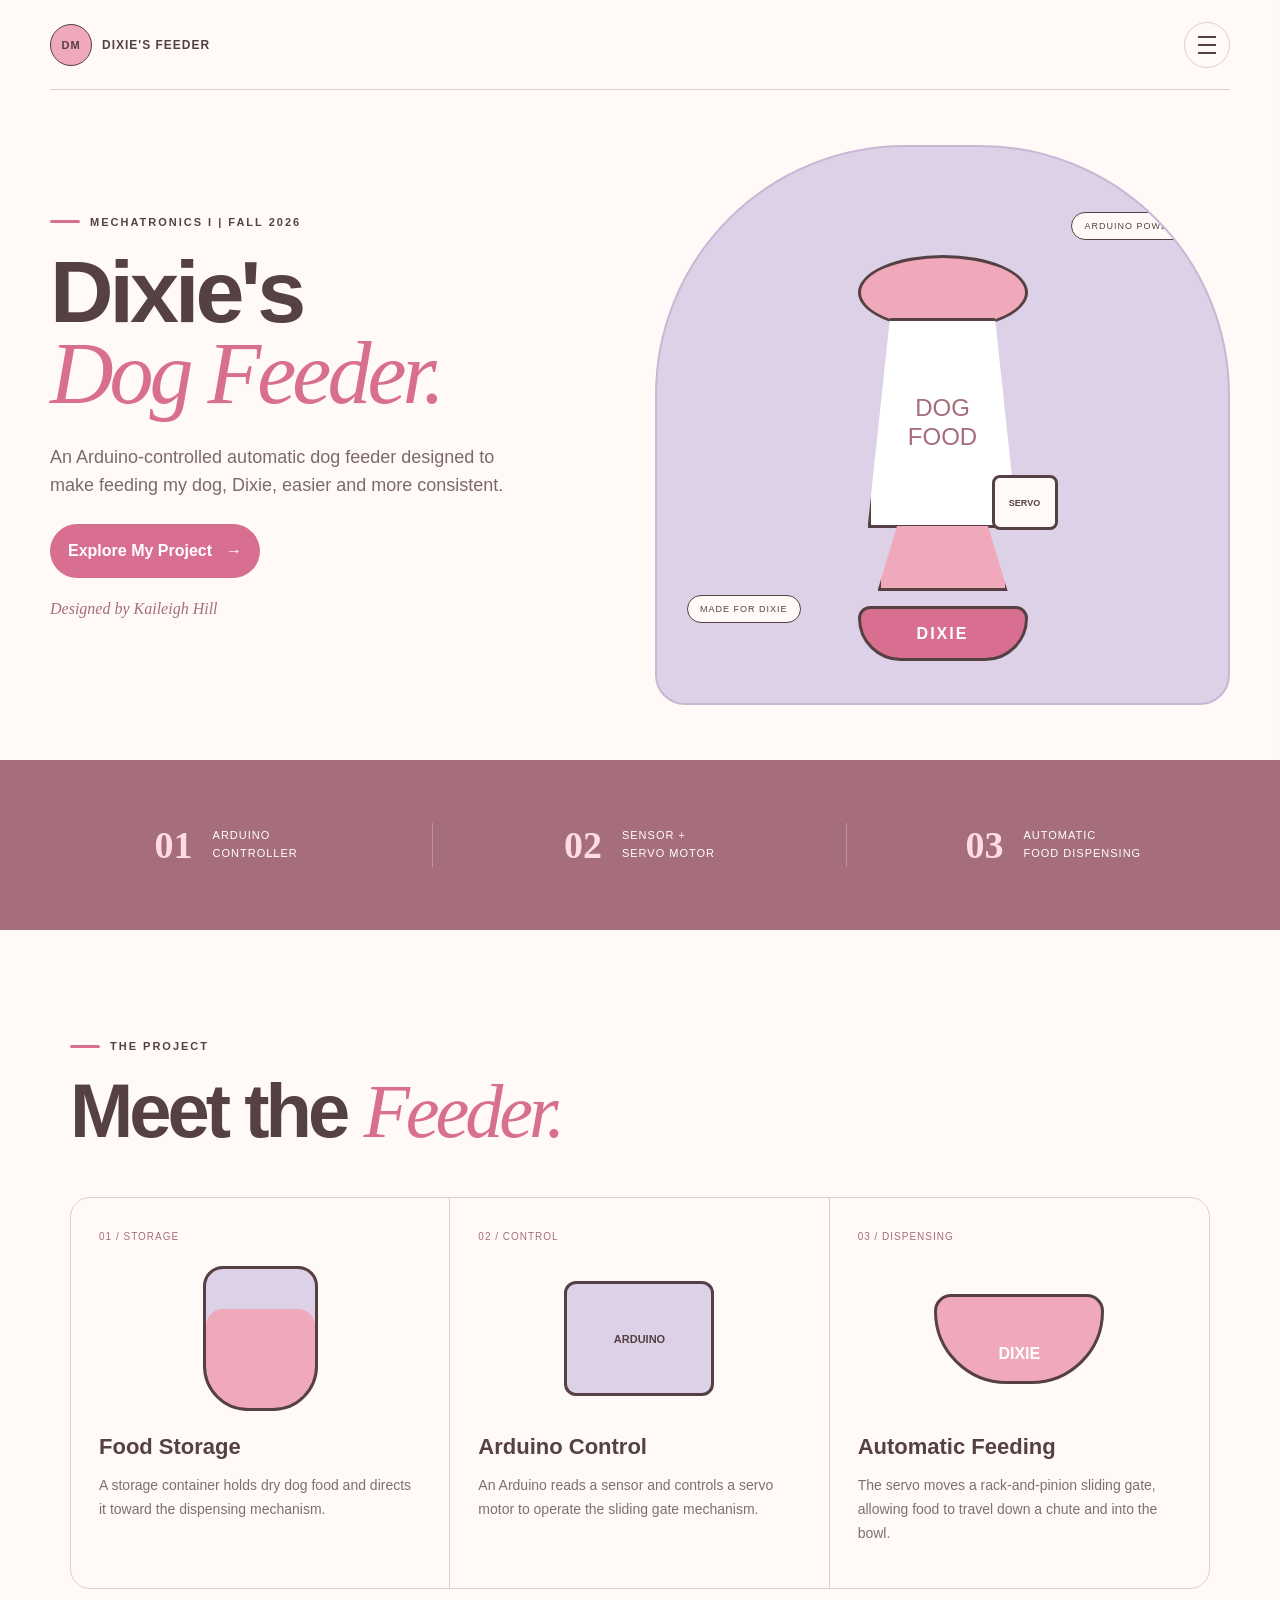
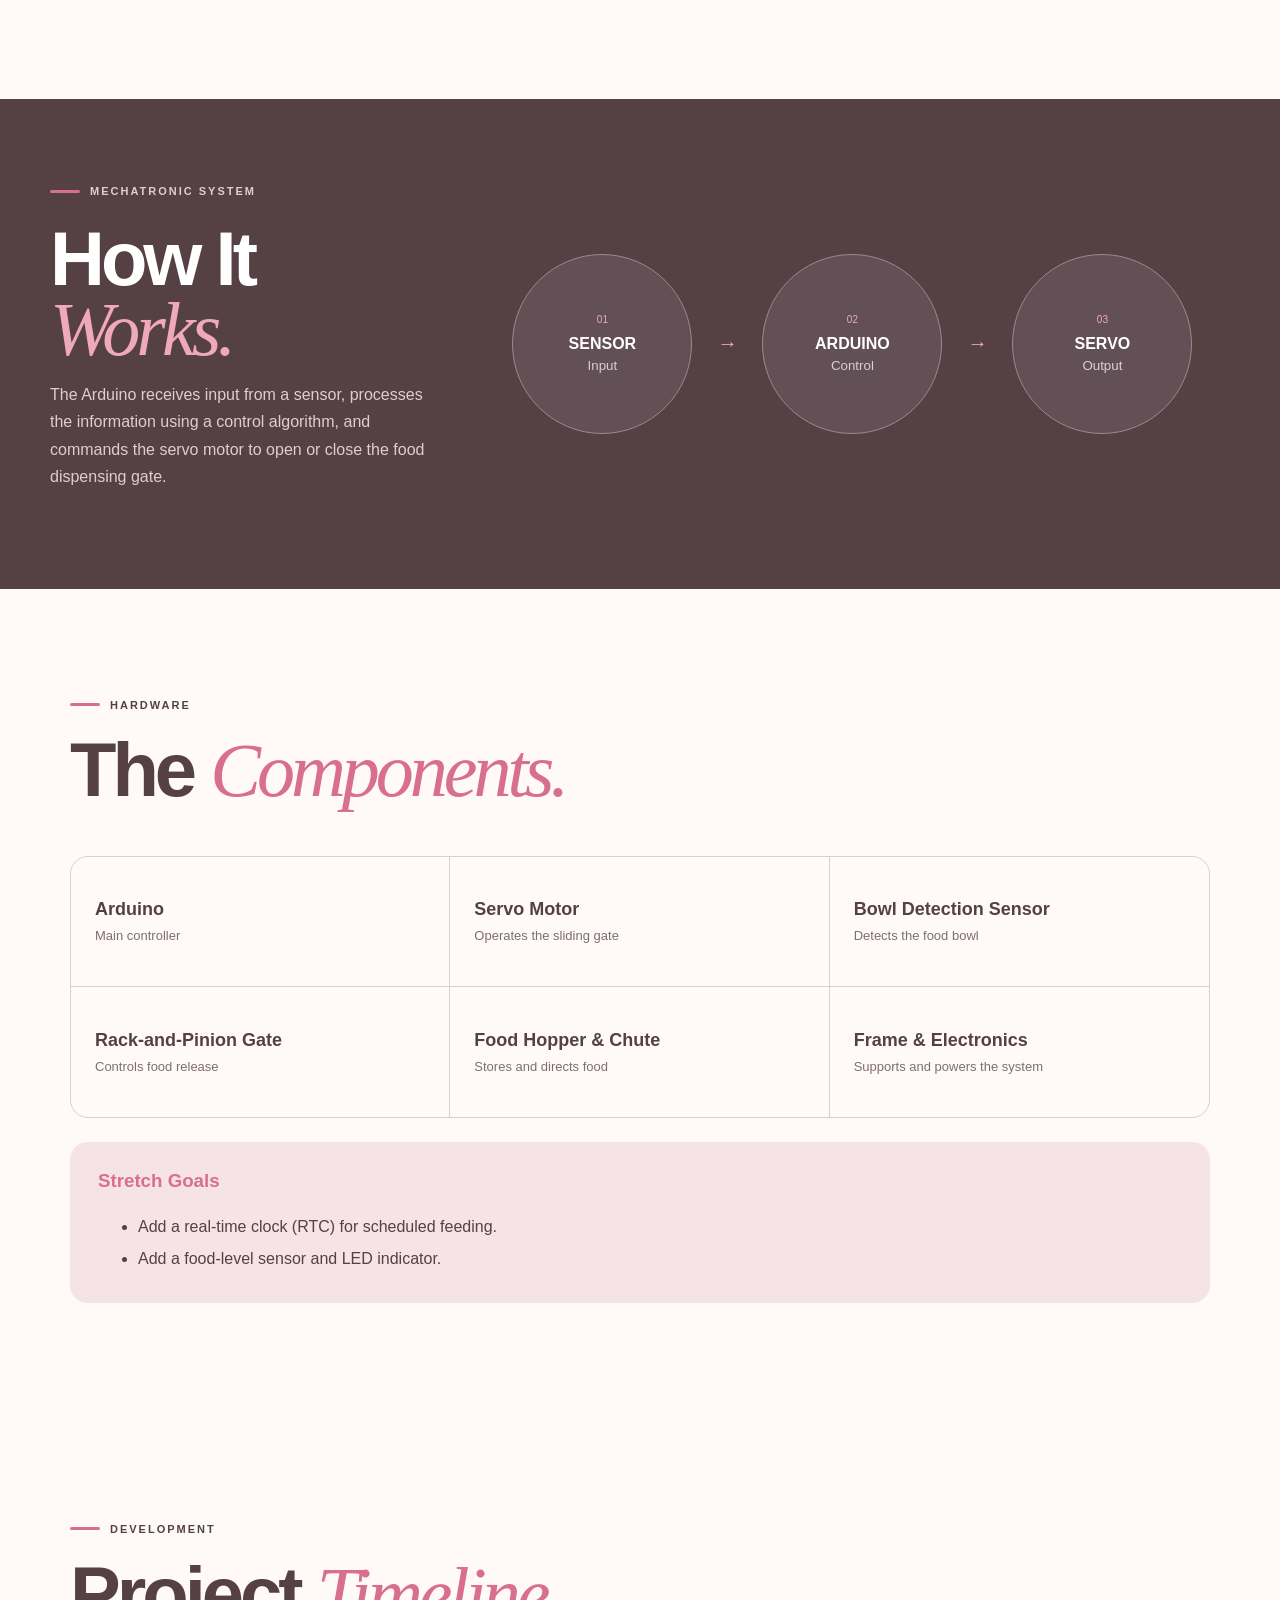
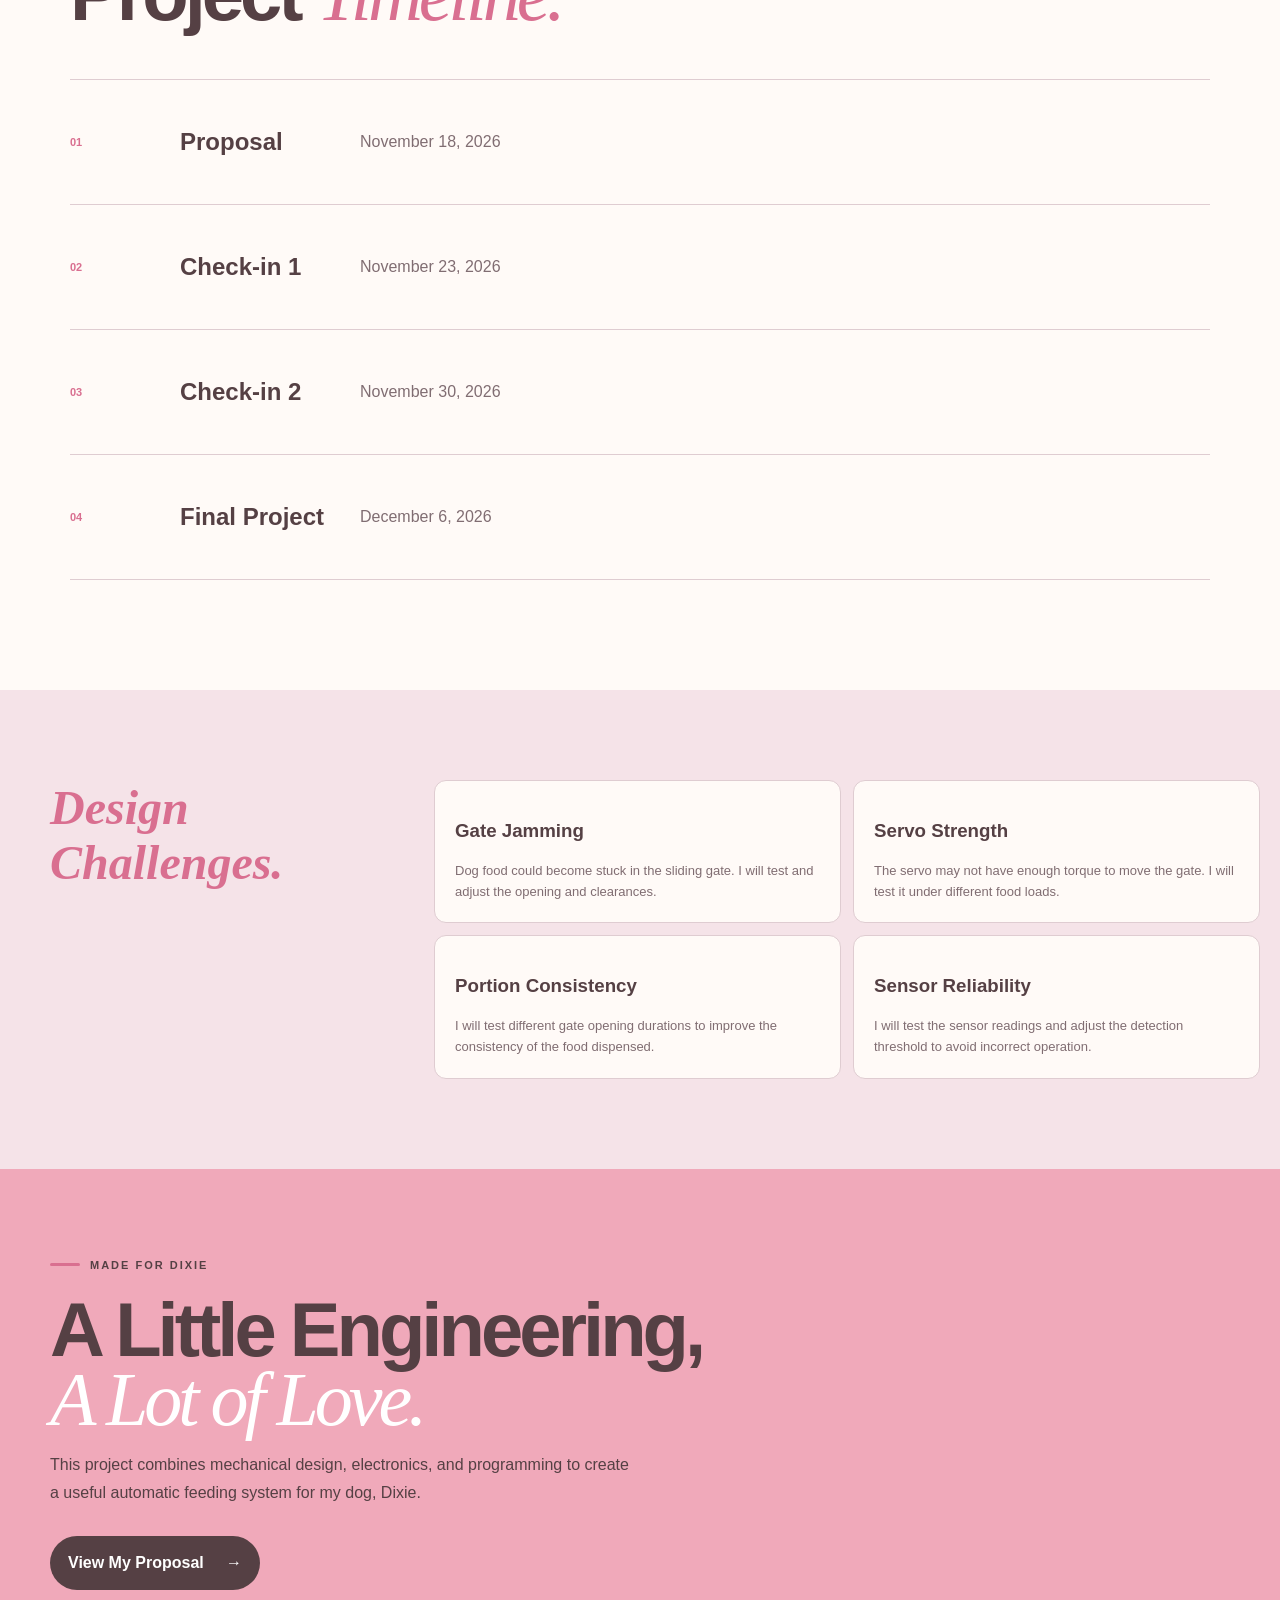
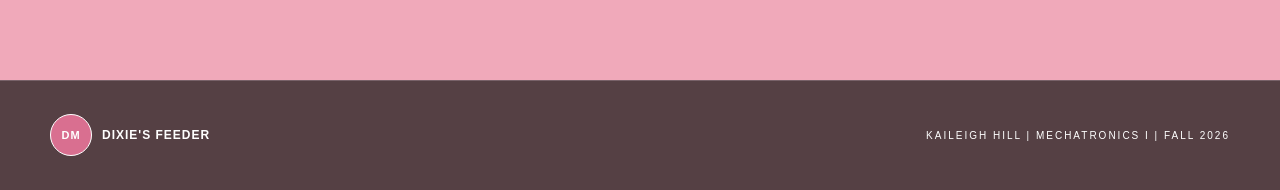
<file: index.html>
<!DOCTYPE html>
<html lang="en">

<head>
  <meta charset="UTF-8">
  <meta name="viewport" content="width=device-width, initial-scale=1.0">
  <title>Dixie's Automatic Dog Feeder</title>
  <link rel="stylesheet" href="style.css">
</head>

<body>

<!-- NAVIGATION -->
<header class="nav-wrap">
  <nav class="nav">

    <a href="index.html" class="brand">
      <span class="brand-mark">DM</span>
      DIXIE'S FEEDER
    </a>

    <button
      class="menu-button"
      onclick="toggleMenu()"
      aria-label="Open navigation menu"
      aria-expanded="false"
      aria-controls="navLinks"
      id="menuButton">
      <span></span>
      <span></span>
      <span></span>
    </button>

    <div class="nav-links" id="navLinks">

      <div class="sidebar-heading">
        <div>
          <p class="eyebrow">MECHATRONICS I</p>
          <h2>Project <em>Pages.</em></h2>
        </div>

        <button
          class="sidebar-close"
          onclick="toggleMenu()"
          aria-label="Close menu">
          &times;
        </button>
      </div>

      <p class="sidebar-label">PROJECT TIMELINE</p>

      <a class="timeline-choice" href="index.html">
        <span>HOME</span>
        <strong>Project Overview</strong>
        <b>&rarr;</b>
      </a>

      <a class="timeline-choice" href="proposal.html">
        <span>01</span>
        <strong>Proposal</strong>
        <b>&rarr;</b>
      </a>

      <a class="timeline-choice" href="checkin1.html">
        <span>02</span>
        <strong>Check-in 1</strong>
        <b>&rarr;</b>
      </a>

      <a class="timeline-choice" href="checkin2.html">
        <span>03</span>
        <strong>Check-in 2</strong>
        <b>&rarr;</b>
      </a>

      <a class="timeline-choice" href="final.html">
        <span>04</span>
        <strong>Final Project</strong>
        <b>&rarr;</b>
      </a>

      <p class="sidebar-note">
        Made for Dixie.
      </p>

    </div>
  </nav>
</header>

<div
  class="menu-overlay"
  id="menuOverlay"
  onclick="toggleMenu()">
</div>


<!-- HOMEPAGE HERO -->
<section class="hero">

  <div class="hero-grid">

    <div class="hero-copy">

      <p class="eyebrow">
        <span></span>
        MECHATRONICS I | FALL 2026
      </p>

      <h1>
        Dixie's<br>
        <em>Dog Feeder.</em>
      </h1>

      <p class="hero-intro">
        An Arduino-controlled automatic dog feeder
        designed to make feeding my dog, Dixie,
        easier and more consistent.
      </p>

      <a href="proposal.html" class="primary-button">
        Explore My Project
        <span>&rarr;</span>
      </a>

      <p class="student-name">
        Designed by Kaileigh Hill
      </p>

    </div>


    <!-- DOG FEEDER ILLUSTRATION -->
    <div class="hero-visual">

      <span class="decor decor-one">
        MADE FOR DIXIE
      </span>

      <span class="decor decor-two">
        ARDUINO POWERED
      </span>

      <div class="feeder">

        <div class="feeder-top"></div>

        <div class="feeder-body">
          <div class="kibble">
            DOG<br>FOOD
          </div>
        </div>

        <div class="feeder-chute"></div>

        <div class="feeder-bowl">
          DIXIE
        </div>

        <div class="servo">
          SERVO
        </div>

      </div>

    </div>

  </div>

</section>


<!-- PROJECT HIGHLIGHTS -->
<section class="metrics">

  <div>
    <strong>01</strong>
    <span>
      ARDUINO<br>
      CONTROLLER
    </span>
  </div>

  <div>
    <strong>02</strong>
    <span>
      SENSOR +<br>
      SERVO MOTOR
    </span>
  </div>

  <div>
    <strong>03</strong>
    <span>
      AUTOMATIC<br>
      FOOD DISPENSING
    </span>
  </div>

</section>


<!-- PROJECT OVERVIEW -->
<section class="project-section">

  <div class="section-heading">

    <div>
      <p class="eyebrow">
        <span></span>
        THE PROJECT
      </p>

      <h2>
        Meet the <em>Feeder.</em>
      </h2>
    </div>

  </div>

  <div class="project-layout">

    <article class="project-card">

      <span class="card-number">01 / STORAGE</span>

      <div class="card-icon">
        <div class="icon-container"></div>
      </div>

      <h3>Food Storage</h3>

      <p>
        A storage container holds dry dog food
        and directs it toward the dispensing
        mechanism.
      </p>

    </article>


    <article class="project-card">

      <span class="card-number">02 / CONTROL</span>

      <div class="card-icon">
        <div class="icon-arduino">
          ARDUINO
        </div>
      </div>

      <h3>Arduino Control</h3>

      <p>
        An Arduino reads a sensor and controls
        a servo motor to operate the sliding
        gate mechanism.
      </p>

    </article>


    <article class="project-card">

      <span class="card-number">03 / DISPENSING</span>

      <div class="card-icon">
        <div class="icon-bowl">
          DIXIE
        </div>
      </div>

      <h3>Automatic Feeding</h3>

      <p>
        The servo moves a rack-and-pinion
        sliding gate, allowing food to travel
        down a chute and into the bowl.
      </p>

    </article>

  </div>

</section>


<!-- HOW IT WORKS -->
<section class="system-section">

  <div class="system-copy">

    <p class="eyebrow">
      <span></span>
      MECHATRONIC SYSTEM
    </p>

    <h2>
      How It<br>
      <em>Works.</em>
    </h2>

    <p>
      The Arduino receives input from a sensor,
      processes the information using a control
      algorithm, and commands the servo motor
      to open or close the food dispensing gate.
    </p>

  </div>

  <div class="system-flow">

    <div class="flow-step">
      <span>01</span>
      <strong>SENSOR</strong>
      <small>Input</small>
    </div>

    <div class="flow-arrow">
      &rarr;
    </div>

    <div class="flow-step">
      <span>02</span>
      <strong>ARDUINO</strong>
      <small>Control</small>
    </div>

    <div class="flow-arrow">
      &rarr;
    </div>

    <div class="flow-step">
      <span>03</span>
      <strong>SERVO</strong>
      <small>Output</small>
    </div>

  </div>

</section>


<!-- COMPONENTS -->
<section class="parts-section">

  <div class="section-heading">

    <div>
      <p class="eyebrow">
        <span></span>
        HARDWARE
      </p>

      <h2>
        The <em>Components.</em>
      </h2>
    </div>

  </div>

  <div class="parts-grid">

    <div>
      <strong>Arduino</strong>
      <span>Main controller</span>
    </div>

    <div>
      <strong>Servo Motor</strong>
      <span>Operates the sliding gate</span>
    </div>

    <div>
      <strong>Bowl Detection Sensor</strong>
      <span>Detects the food bowl</span>
    </div>

    <div>
      <strong>Rack-and-Pinion Gate</strong>
      <span>Controls food release</span>
    </div>

    <div>
      <strong>Food Hopper &amp; Chute</strong>
      <span>Stores and directs food</span>
    </div>

    <div>
      <strong>Frame &amp; Electronics</strong>
      <span>Supports and powers the system</span>
    </div>

  </div>


  <!-- STRETCH GOALS -->
  <div class="stretch-goals">

    <h3>Stretch Goals</h3>

    <ul>
      <li>
        Add a real-time clock (RTC) for
        scheduled feeding.
      </li>

      <li>
        Add a food-level sensor and LED
        indicator.
      </li>
    </ul>

  </div>

</section>


<!-- PROJECT TIMELINE -->
<section class="process-section">

  <div class="section-heading">

    <div>
      <p class="eyebrow">
        <span></span>
        DEVELOPMENT
      </p>

      <h2>
        Project <em>Timeline.</em>
      </h2>
    </div>

  </div>

  <div class="timeline">

    <article>
      <a href="proposal.html" class="timeline-number">
        01
      </a>

      <div>
        <h3>Proposal</h3>
        <p>November 18, 2026</p>
      </div>
    </article>

    <article>
      <a href="checkin1.html" class="timeline-number">
        02
      </a>

      <div>
        <h3>Check-in 1</h3>
        <p>November 23, 2026</p>
      </div>
    </article>

    <article>
      <a href="checkin2.html" class="timeline-number">
        03
      </a>

      <div>
        <h3>Check-in 2</h3>
        <p>November 30, 2026</p>
      </div>
    </article>

    <article>
      <a href="final.html" class="timeline-number">
        04
      </a>

      <div>
        <h3>Final Project</h3>
        <p>December 6, 2026</p>
      </div>
    </article>

  </div>

</section>


<!-- PROJECT RISKS -->
<section class="risks-section">

  <div>
    <h2>
      Design<br>
      Challenges.
    </h2>
  </div>

  <div class="risk-grid">

    <article>
      <h3>Gate Jamming</h3>
      <p>
        Dog food could become stuck in the
        sliding gate. I will test and adjust
        the opening and clearances.
      </p>
    </article>

    <article>
      <h3>Servo Strength</h3>
      <p>
        The servo may not have enough torque
        to move the gate. I will test it
        under different food loads.
      </p>
    </article>

    <article>
      <h3>Portion Consistency</h3>
      <p>
        I will test different gate opening
        durations to improve the consistency
        of the food dispensed.
      </p>
    </article>

    <article>
      <h3>Sensor Reliability</h3>
      <p>
        I will test the sensor readings
        and adjust the detection threshold
        to avoid incorrect operation.
      </p>
    </article>

  </div>

</section>


<!-- FINAL SECTION -->
<section class="contact-section">

  <p class="eyebrow">
    <span></span>
    MADE FOR DIXIE
  </p>

  <h2>
    A Little Engineering,<br>
    <em>A Lot of Love.</em>
  </h2>

  <p>
    This project combines mechanical design,
    electronics, and programming to create
    a useful automatic feeding system for
    my dog, Dixie.
  </p>

  <div class="contact-actions">

    <a href="proposal.html"
       class="primary-button light-button">
      View My Proposal
      <span>&rarr;</span>
    </a>

  </div>

</section>


<!-- FOOTER -->
<footer>

  <a href="index.html" class="brand">
    <span class="brand-mark">DM</span>
    DIXIE'S FEEDER
  </a>

  <p>
    KAILEIGH HILL | MECHATRONICS I | FALL 2026
  </p>

</footer>


<!-- MENU FUNCTION -->
<script>

function toggleMenu() {

  const menu = document.getElementById("navLinks");
  const overlay = document.getElementById("menuOverlay");
  const button = document.getElementById("menuButton");

  const isOpen = menu.classList.toggle("open");

  overlay.classList.toggle("open", isOpen);
  button.setAttribute("aria-expanded", String(isOpen));

}

document.addEventListener("keydown", function(event) {
  if (event.key === "Escape") {
    const menu = document.getElementById("navLinks");
    if (menu.classList.contains("open")) {
      toggleMenu();
    }
  }
});

</script>

</body>
</html>
</file>
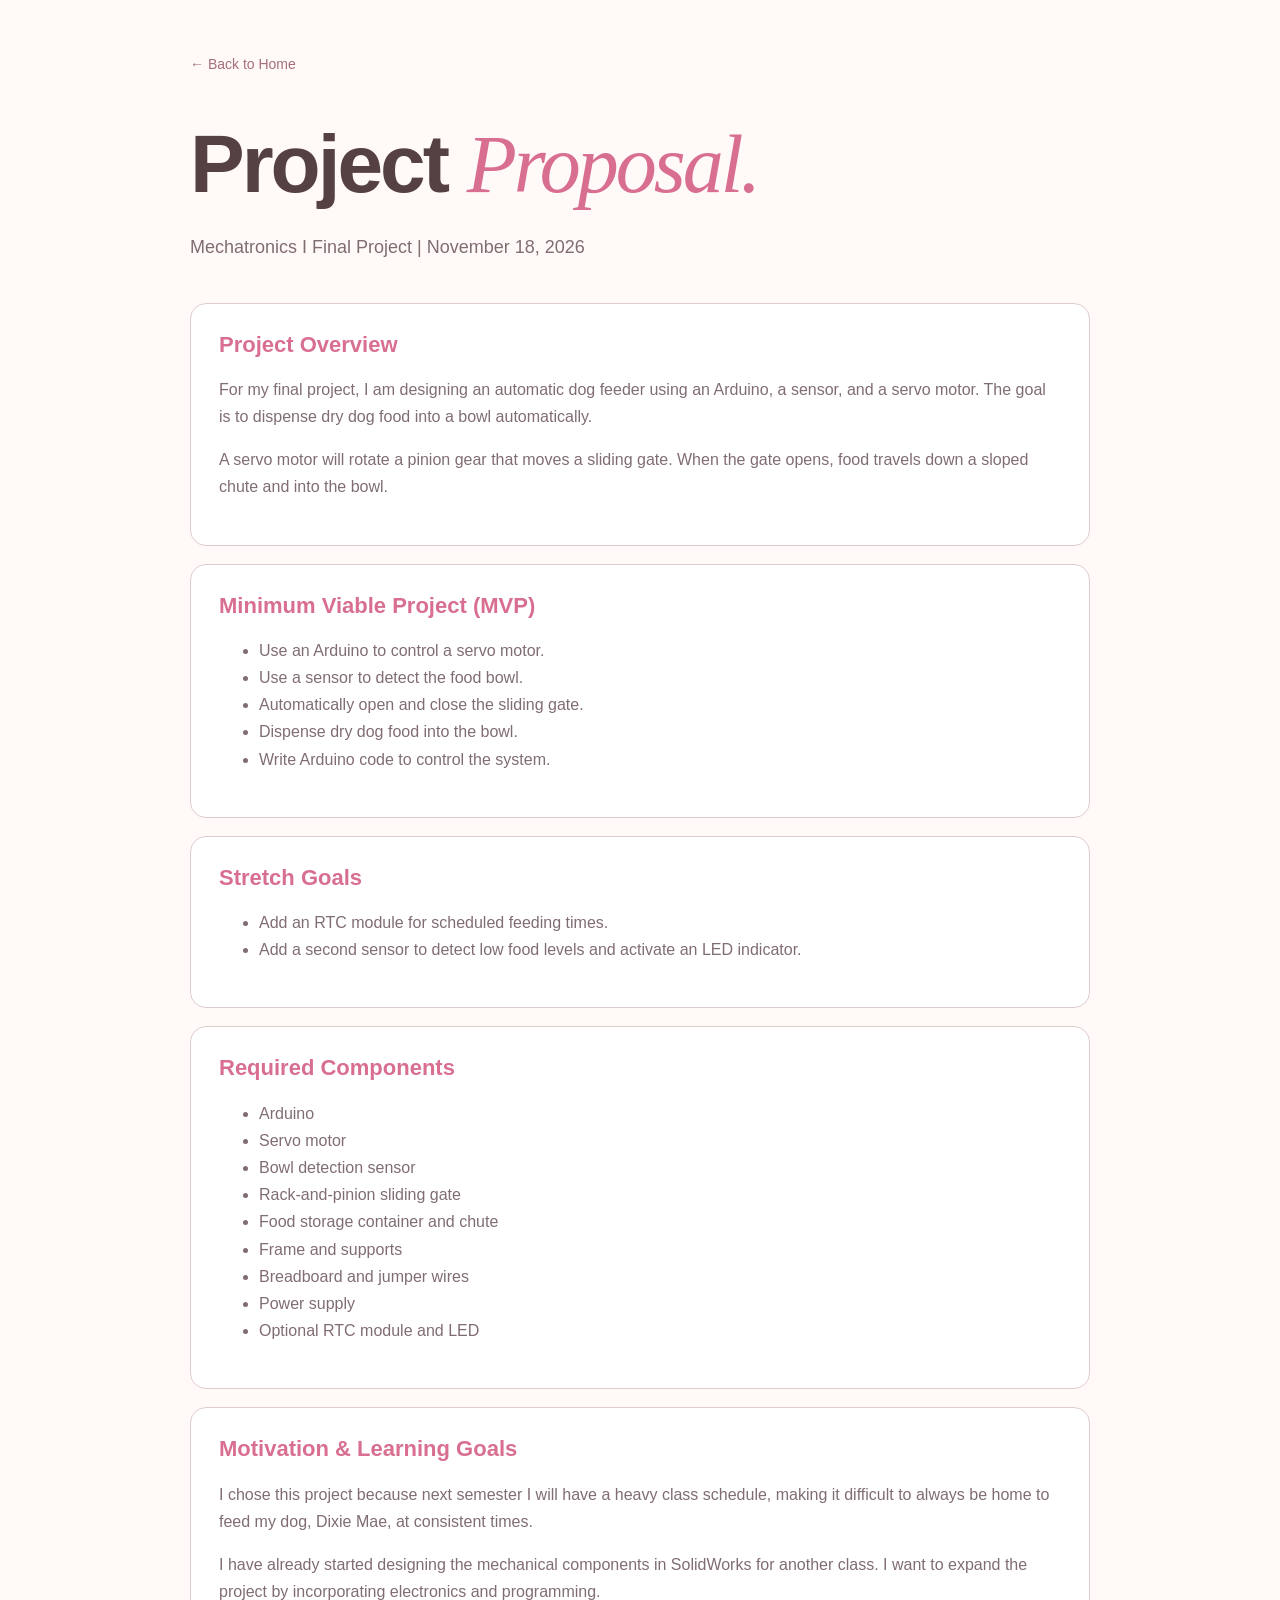
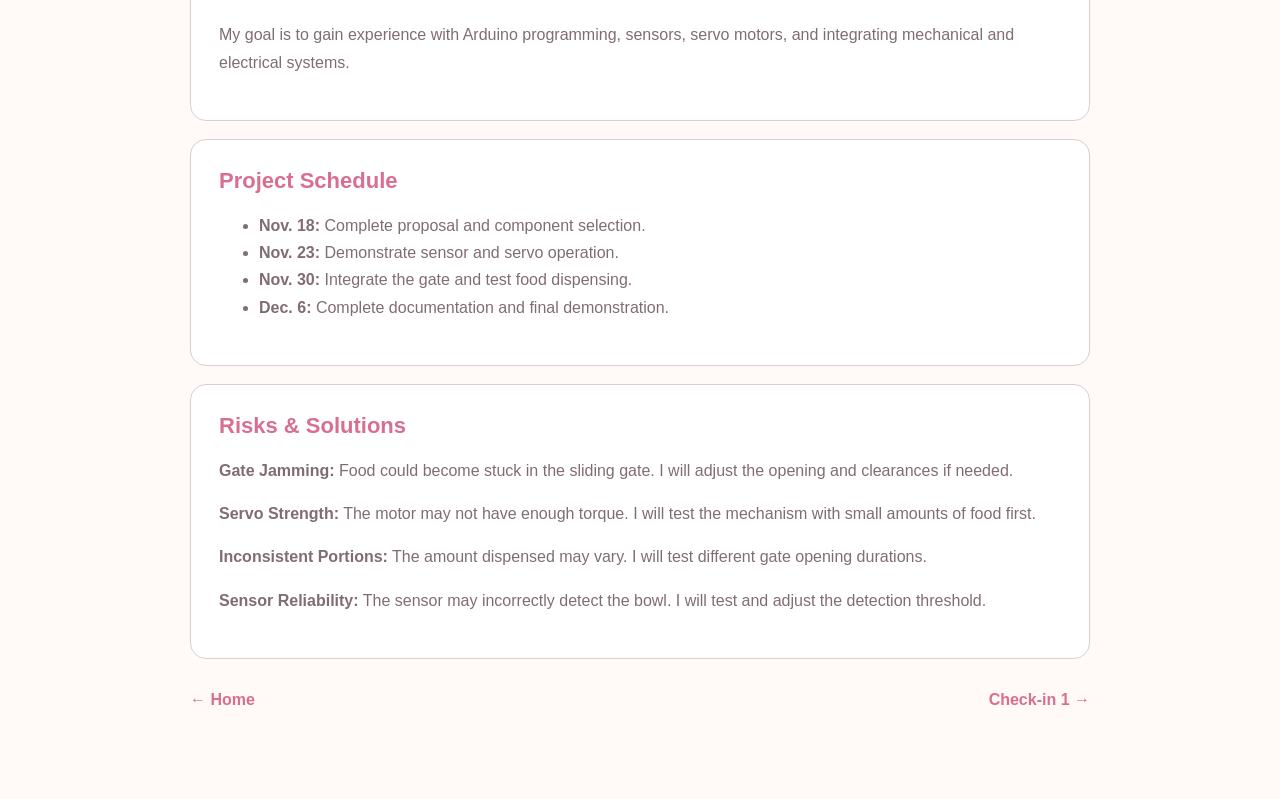
<file: proposal.html>
<!DOCTYPE html>
<html lang="en">
<head>
  <meta charset="UTF-8">
  <meta name="viewport" content="width=device-width, initial-scale=1.0">
  <title>Project Proposal | Dixie's Dog Feeder</title>
  <link rel="stylesheet" href="style.css">
</head>

<body class="milestone-page">

<main class="milestone-main">

  <a href="index.html" class="back-link">
    ← Back to Home
  </a>

  <h1>Project <em>Proposal.</em></h1>

  <p class="milestone-intro">
    Mechatronics I Final Project | November 18, 2026
  </p>

  <section class="milestone-card">
    <h2>Project Overview</h2>
    <p>
      For my final project, I am designing an automatic
      dog feeder using an Arduino, a sensor, and a servo
      motor. The goal is to dispense dry dog food into
      a bowl automatically.
    </p>
    <p>
      A servo motor will rotate a pinion gear that moves
      a sliding gate. When the gate opens, food travels
      down a sloped chute and into the bowl.
    </p>
  </section>

  <section class="milestone-card">
    <h2>Minimum Viable Project (MVP)</h2>
    <ul>
      <li>Use an Arduino to control a servo motor.</li>
      <li>Use a sensor to detect the food bowl.</li>
      <li>Automatically open and close the sliding gate.</li>
      <li>Dispense dry dog food into the bowl.</li>
      <li>Write Arduino code to control the system.</li>
    </ul>
  </section>

  <section class="milestone-card">
    <h2>Stretch Goals</h2>
    <ul>
      <li>
        Add an RTC module for scheduled feeding times.
      </li>
      <li>
        Add a second sensor to detect low food levels
        and activate an LED indicator.
      </li>
    </ul>
  </section>

  <section class="milestone-card">
    <h2>Required Components</h2>
    <ul>
      <li>Arduino</li>
      <li>Servo motor</li>
      <li>Bowl detection sensor</li>
      <li>Rack-and-pinion sliding gate</li>
      <li>Food storage container and chute</li>
      <li>Frame and supports</li>
      <li>Breadboard and jumper wires</li>
      <li>Power supply</li>
      <li>Optional RTC module and LED</li>
    </ul>
  </section>

  <section class="milestone-card">
    <h2>Motivation & Learning Goals</h2>
    <p>
      I chose this project because next semester I
      will have a heavy class schedule, making it
      difficult to always be home to feed my dog,
      Dixie Mae, at consistent times.
    </p>
    <p>
      I have already started designing the mechanical
      components in SolidWorks for another class.
      I want to expand the project by incorporating
      electronics and programming.
    </p>
    <p>
      My goal is to gain experience with Arduino
      programming, sensors, servo motors, and
      integrating mechanical and electrical systems.
    </p>
  </section>

  <section class="milestone-card">
    <h2>Project Schedule</h2>
    <ul>
      <li>
        <strong>Nov. 18:</strong>
        Complete proposal and component selection.
      </li>
      <li>
        <strong>Nov. 23:</strong>
        Demonstrate sensor and servo operation.
      </li>
      <li>
        <strong>Nov. 30:</strong>
        Integrate the gate and test food dispensing.
      </li>
      <li>
        <strong>Dec. 6:</strong>
        Complete documentation and final demonstration.
      </li>
    </ul>
  </section>

  <section class="milestone-card">
    <h2>Risks & Solutions</h2>

    <p><strong>Gate Jamming:</strong>
      Food could become stuck in the sliding gate.
      I will adjust the opening and clearances if needed.
    </p>

    <p><strong>Servo Strength:</strong>
      The motor may not have enough torque.
      I will test the mechanism with small amounts
      of food first.
    </p>

    <p><strong>Inconsistent Portions:</strong>
      The amount dispensed may vary.
      I will test different gate opening durations.
    </p>

    <p><strong>Sensor Reliability:</strong>
      The sensor may incorrectly detect the bowl.
      I will test and adjust the detection threshold.
    </p>
  </section>

  <div class="milestone-next">
    <a href="index.html">← Home</a>
    <a href="checkin1.html">Check-in 1 →</a>
  </div>

</main>

</body>
</html>
</file>
<file: style.css>
/* Change these colors to customize the girly theme */
:root {
  --cream: #fffaf7;
  --pink: #f0a9ba;
  --deep-pink: #d96f90;
  --mauve: #a66e7a;
  --brown: #554044;
  --lavender: #ddd1e8;
  --line: #dfccd1;
}

* {
  box-sizing: border-box;
}

html {
  scroll-behavior: smooth;
}

body {
  margin: 0;
  background: var(--cream);
  color: var(--brown);
  font-family: Arial, sans-serif;
}

a {
  color: inherit;
  text-decoration: none;
}

.sr-only {
  position: absolute;
  width: 1px;
  height: 1px;
  overflow: hidden;
}

.nav-wrap {
  position: absolute;
  z-index: 20;
  width: 100%;
}

.nav {
  width: calc(100% - 40px);
  max-width: 1180px;
  height: 90px;
  margin: 0 auto;
  display: flex;
  align-items: center;
  justify-content: space-between;
  border-bottom: 1px solid var(--line);
}

.brand {
  display: flex;
  align-items: center;
  gap: 10px;
  font-size: 12px;
  font-weight: bold;
  letter-spacing: 1px;
}

.brand-mark {
  width: 42px;
  height: 42px;
  display: grid;
  place-items: center;
  border: 1px solid var(--brown);
  border-radius: 50%;
  background: var(--pink);
  font-size: 11px;
}

.nav-links {
  width: min(390px, 88vw);
  height: 100vh;
  position: fixed;
  z-index: 2;
  top: 0;
  right: 0;
  padding: 38px 30px;
  display: flex;
  flex-direction: column;
  background: var(--cream);
  box-shadow: -10px 0 35px rgba(85, 64, 68, 0.14);
  transform: translateX(110%);
  transition: transform 0.25s ease;
}

.nav-links.open {
  transform: translateX(0);
}

.sidebar-heading {
  display: flex;
  align-items: flex-start;
  justify-content: space-between;
  gap: 16px;
  margin: 40px 0 35px;
}

.sidebar-heading .eyebrow {
  margin-bottom: 12px;
  font-size: 9px;
}

.sidebar-heading h2 {
  margin: 0;
  font-size: 27px;
}

.sidebar-heading h2 em {
  color: var(--deep-pink);
  font-family: Georgia, serif;
  font-weight: normal;
}

.sidebar-close {
  width: 38px;
  height: 38px;
  border: 1px solid var(--line);
  border-radius: 50%;
  background: white;
  color: var(--brown);
  font-size: 25px;
  cursor: pointer;
}

.sidebar-label {
  margin: 0 0 12px;
  color: var(--mauve);
  font-size: 9px;
  font-weight: bold;
  letter-spacing: 1px;
}

.timeline-choice {
  min-height: 72px;
  display: grid;
  grid-template-columns: 76px 1fr 20px;
  align-items: center;
  gap: 8px;
  border-bottom: 1px solid var(--line);
}

.timeline-choice span {
  color: var(--deep-pink);
  font-size: 10px;
  font-weight: bold;
}

.timeline-choice strong {
  font-size: 15px;
}

.timeline-choice b {
  color: var(--deep-pink);
}

.timeline-choice:hover strong {
  color: var(--deep-pink);
}

.sidebar-bottom {
  display: flex;
  flex-direction: column;
  gap: 14px;
  margin-top: 30px;
  font-size: 13px;
}

.sidebar-note {
  margin-top: auto;
  color: var(--mauve);
  font-family: Georgia, serif;
  font-style: italic;
}

.menu-overlay {
  display: none;
  position: fixed;
  z-index: 1;
  inset: 0;
  border: 0;
  background: rgba(57, 39, 44, 0.35);
}

.menu-overlay.open {
  display: block;
}

.nav-cta {
  padding: 12px 16px;
  background: var(--deep-pink);
  color: white;
  border-radius: 30px;
}

.menu-button {
  width: 46px;
  height: 46px;
  display: flex;
  flex-direction: column;
  align-items: center;
  justify-content: center;
  gap: 6px;
  border: 1px solid var(--line);
  border-radius: 50%;
  background: var(--cream);
  cursor: pointer;
}

.menu-button span:not(.sr-only) {
  width: 18px;
  height: 2px;
  background: var(--brown);
}

.hero {
  min-height: 760px;
  padding: 90px 20px 0;
}

.hero-grid {
  max-width: 1180px;
  min-height: 670px;
  margin: 0 auto;
  display: grid;
  grid-template-columns: 1fr 1fr;
  align-items: center;
  gap: 30px;
}

.eyebrow {
  display: flex;
  align-items: center;
  gap: 10px;
  margin: 0 0 24px;
  font-size: 11px;
  letter-spacing: 2px;
  font-weight: bold;
}

.eyebrow span {
  width: 30px;
  height: 3px;
  background: var(--deep-pink);
  border-radius: 3px;
}

.hero h1,
.section-heading h2,
.system-copy h2,
.contact-section h2 {
  margin: 0;
  font-size: 88px;
  line-height: 0.92;
  letter-spacing: -4px;
}

h1 em,
h2 em {
  color: var(--deep-pink);
  font-family: Georgia, serif;
  font-weight: normal;
}

.hero-intro {
  max-width: 460px;
  margin: 28px 0 24px;
  color: #7c686d;
  font-size: 18px;
  line-height: 1.6;
}

.student-name {
  margin-top: 22px;
  color: var(--mauve);
  font-family: Georgia, serif;
  font-style: italic;
}

.primary-button {
  min-width: 210px;
  height: 54px;
  display: inline-flex;
  align-items: center;
  justify-content: space-between;
  padding: 0 18px;
  background: var(--deep-pink);
  color: white;
  font-weight: bold;
  border-radius: 30px;
}

.hero-visual {
  height: 560px;
  position: relative;
  overflow: hidden;
  background: var(--lavender);
  border: 2px solid #cbb6d4;
  border-radius: 250px 250px 30px 30px;
}

.decor {
  position: absolute;
  z-index: 2;
  padding: 8px 12px;
  border: 1px solid var(--brown);
  background: var(--cream);
  border-radius: 20px;
  font-size: 9px;
  letter-spacing: 1px;
}

.decor-one {
  left: 30px;
  bottom: 80px;
}

.decor-two {
  right: 25px;
  top: 65px;
}

.feeder {
  position: absolute;
  width: 240px;
  height: 400px;
  left: 50%;
  bottom: 48px;
  transform: translateX(-50%);
}

.feeder-top {
  width: 170px;
  height: 75px;
  margin: 0 auto;
  border: 3px solid var(--brown);
  border-radius: 50%;
  background: var(--pink);
}

.feeder-body {
  width: 150px;
  height: 210px;
  margin: -12px auto 0;
  display: grid;
  place-items: center;
  border: 3px solid var(--brown);
  background: #fff;
  clip-path: polygon(15% 0, 85% 0, 100% 100%, 0 100%);
}

.kibble {
  color: var(--mauve);
  font-size: 24px;
  line-height: 1.2;
  text-align: center;
}

.feeder-chute {
  width: 130px;
  height: 65px;
  margin: -2px auto 0;
  background: var(--pink);
  border: 3px solid var(--brown);
  border-top: 0;
  clip-path: polygon(15% 0, 85% 0, 100% 100%, 0 100%);
}

.feeder-bowl {
  width: 170px;
  height: 55px;
  margin: 15px auto 0;
  display: grid;
  place-items: center;
  background: var(--deep-pink);
  color: white;
  border: 3px solid var(--brown);
  border-radius: 20px 20px 70px 70px;
  font-weight: bold;
  letter-spacing: 2px;
}

.servo {
  position: absolute;
  right: 5px;
  top: 220px;
  width: 66px;
  height: 55px;
  display: grid;
  place-items: center;
  background: var(--cream);
  border: 3px solid var(--brown);
  border-radius: 8px;
  font-size: 9px;
  font-weight: bold;
}

.metrics {
  min-height: 170px;
  padding: 20px;
  display: grid;
  grid-template-columns: repeat(3, 1fr);
  align-items: center;
  background: var(--mauve);
  color: white;
}

.metrics div {
  display: flex;
  justify-content: center;
  align-items: center;
  gap: 20px;
  border-right: 1px solid #bc969e;
}

.metrics div:last-child {
  border-right: 0;
}

.metrics strong {
  color: #ffdbe4;
  font-size: 38px;
  font-family: Georgia, serif;
}

.metrics span {
  font-size: 11px;
  line-height: 1.6;
  letter-spacing: 1px;
}

.project-section,
.parts-section,
.process-section {
  max-width: 1180px;
  margin: 0 auto;
  padding: 110px 20px;
}

.section-heading {
  margin-bottom: 50px;
  display: flex;
  justify-content: space-between;
  align-items: flex-end;
}

.section-heading h2 {
  font-size: 76px;
}

.project-layout {
  display: grid;
  grid-template-columns: repeat(3, 1fr);
  border: 1px solid var(--line);
  border-radius: 20px;
  overflow: hidden;
}

.project-card {
  min-height: 390px;
  padding: 28px;
  border-right: 1px solid var(--line);
}

.project-card:last-child {
  border-right: 0;
}

.card-number {
  font-size: 10px;
  letter-spacing: 1px;
  color: var(--mauve);
}

.card-icon {
  height: 190px;
  display: grid;
  place-items: center;
}

.icon-container {
  width: 115px;
  height: 145px;
  border: 3px solid var(--brown);
  border-radius: 20px 20px 45px 45px;
  background: var(--pink);
  box-shadow: inset 0 40px 0 var(--lavender);
}

.icon-arduino {
  width: 150px;
  height: 115px;
  display: grid;
  place-items: center;
  border: 3px solid var(--brown);
  border-radius: 12px;
  background: var(--lavender);
  font-size: 11px;
  font-weight: bold;
}

.icon-bowl {
  width: 170px;
  height: 90px;
  display: grid;
  place-items: end center;
  padding-bottom: 18px;
  border: 3px solid var(--brown);
  border-radius: 20px 20px 85px 85px;
  background: var(--pink);
  color: white;
  font-weight: bold;
}

.project-card h3 {
  margin: 0 0 10px;
  font-size: 22px;
}

.project-card p {
  color: #806d72;
  font-size: 14px;
  line-height: 1.7;
}

.system-section {
  min-height: 490px;
  padding: 70px max(20px, calc((100% - 1180px) / 2));
  display: grid;
  grid-template-columns: 36% 64%;
  align-items: center;
  background: var(--brown);
  color: white;
}

.system-copy h2 {
  font-size: 76px;
}

.system-copy h2 em {
  color: var(--pink);
}

.system-copy p {
  max-width: 380px;
  color: #dcced1;
  line-height: 1.7;
}

.system-flow {
  display: flex;
  align-items: center;
  justify-content: center;
}

.flow-step {
  width: 180px;
  height: 180px;
  display: flex;
  flex-direction: column;
  align-items: center;
  justify-content: center;
  border: 1px solid #9f888d;
  border-radius: 50%;
  background: #625056;
}

.flow-step span {
  color: var(--pink);
  margin-bottom: 10px;
  font-size: 10px;
}

.flow-step small {
  margin-top: 5px;
  color: #dcced1;
}

.flow-arrow {
  width: 70px;
  color: var(--pink);
  text-align: center;
  font-size: 20px;
}

.parts-grid {
  display: grid;
  grid-template-columns: repeat(3, 1fr);
  border: 1px solid var(--line);
  border-radius: 18px;
  overflow: hidden;
}

.parts-grid div {
  min-height: 130px;
  display: flex;
  flex-direction: column;
  justify-content: center;
  padding: 24px;
  border-right: 1px solid var(--line);
  border-bottom: 1px solid var(--line);
}

.parts-grid div:nth-child(3n) {
  border-right: 0;
}

.parts-grid div:nth-child(n + 4) {
  border-bottom: 0;
}

.parts-grid strong {
  margin-bottom: 8px;
  font-size: 18px;
}

.parts-grid span {
  color: #806d72;
  font-size: 13px;
}

.stretch-goals {
  margin-top: 24px;
  padding: 28px;
  border-radius: 18px;
  background: #f5e3e8;
}

.stretch-goals h3 {
  margin-top: 0;
  color: var(--deep-pink);
}

.stretch-goals ul {
  margin-bottom: 0;
  line-height: 2;
}

.timeline {
  border-top: 1px solid var(--line);
}

.timeline article {
  min-height: 125px;
  display: grid;
  grid-template-columns: 110px 1fr;
  align-items: center;
  border-bottom: 1px solid var(--line);
}

.timeline-number {
  color: var(--deep-pink);
  font-size: 11px;
  font-weight: bold;
}

.timeline-number:hover {
  text-decoration: underline;
}

.timeline article div {
  display: grid;
  grid-template-columns: 180px 1fr;
  align-items: center;
}

.timeline h3 {
  font-size: 24px;
}

.timeline p {
  color: #806d72;
}

.risks-section {
  display: grid;
  grid-template-columns: 30% 70%;
  gap: 30px;
  padding: 90px max(20px, calc((100% - 1180px) / 2));
  background: #f5e3e8;
}

.risks-section h2 {
  margin: 0;
  font-family: Georgia, serif;
  font-size: 48px;
  font-style: italic;
  color: var(--deep-pink);
}

.risk-grid {
  display: grid;
  grid-template-columns: repeat(2, 1fr);
  gap: 12px;
}

.risk-grid article {
  padding: 20px;
  background: var(--cream);
  border: 1px solid var(--line);
  border-radius: 12px;
}

.risk-grid p {
  margin-bottom: 0;
  color: #806d72;
  font-size: 13px;
  line-height: 1.6;
}

.contact-section {
  padding: 90px max(20px, calc((100% - 1180px) / 2));
  background: var(--pink);
  color: var(--brown);
}

.contact-section h2 {
  font-size: 76px;
}

.contact-section h2 em {
  color: white;
}

.contact-section h2 + p {
  max-width: 580px;
  line-height: 1.7;
}

.contact-actions {
  margin-top: 30px;
}

.light-button {
  background: var(--brown);
}

footer {
  height: 110px;
  padding: 0 max(20px, calc((100% - 1180px) / 2));
  display: flex;
  align-items: center;
  justify-content: space-between;
  background: var(--brown);
  color: white;
  border-top: 1px solid #786269;
}

footer .brand-mark {
  border-color: white;
  background: var(--deep-pink);
}

footer p {
  font-size: 10px;
  letter-spacing: 2px;
}

/* Individual milestone pages */
.milestone-page .nav-wrap {
  position: static;
  background: var(--cream);
}

.milestone-main {
  width: calc(100% - 40px);
  max-width: 900px;
  min-height: calc(100vh - 200px);
  margin: 0 auto;
  padding: 55px 0 90px;
}

.back-link {
  display: inline-block;
  margin-bottom: 45px;
  color: var(--mauve);
  font-size: 14px;
}

.milestone-main h1 {
  margin: 0;
  font-size: clamp(52px, 8vw, 82px);
  letter-spacing: -3px;
}

.milestone-main h1 em {
  color: var(--deep-pink);
  font-family: Georgia, serif;
  font-weight: normal;
}

.milestone-intro {
  max-width: 650px;
  margin: 20px 0 40px;
  color: #806d72;
  font-size: 18px;
  line-height: 1.7;
}

.milestone-card {
  margin: 18px 0;
  padding: 28px;
  border: 1px solid var(--line);
  border-radius: 16px;
  background: white;
}

.milestone-card h2 {
  margin-top: 0;
  color: var(--deep-pink);
  font-size: 22px;
}

.milestone-card p,
.milestone-card li {
  color: #806d72;
  line-height: 1.7;
}

.milestone-card pre {
  overflow-x: auto;
  padding: 18px;
  border-radius: 10px;
  background: #f5e3e8;
  white-space: pre-wrap;
}

.milestone-media {
  margin: 18px 0 0;
}

.milestone-media img {
  display: block;
  width: 100%;
  max-width: 320px;
  height: auto;
  max-height: 220px;
  border: 1px solid var(--line);
  border-radius: 12px;
  object-fit: contain;
  background: var(--cream);
}

.milestone-next {
  display: flex;
  justify-content: space-between;
  gap: 20px;
  margin-top: 32px;
  color: var(--deep-pink);
  font-weight: bold;
}

.milestone-next a:hover,
.back-link:hover {
  text-decoration: underline;
}

@media (max-width: 900px) {
  .hero-grid,
  .system-section,
  .risks-section {
    grid-template-columns: 1fr;
  }

  .hero-copy {
    padding: 70px 0 50px;
  }

  .project-layout,
  .parts-grid {
    grid-template-columns: 1fr;
  }

  .project-card,
  .parts-grid div {
    border-right: 0;
    border-bottom: 1px solid var(--line);
  }

  .project-card:last-child,
  .parts-grid div:last-child {
    border-bottom: 0;
  }

  .system-section {
    gap: 50px;
  }

  .section-heading {
    align-items: flex-start;
    flex-direction: column;
  }
}

@media (max-width: 600px) {
  .hero h1,
  .section-heading h2,
  .system-copy h2,
  .contact-section h2 {
    font-size: 54px;
  }

  .hero-visual {
    height: 430px;
  }

  .feeder {
    transform: translateX(-50%) scale(.85);
  }

  .metrics {
    grid-template-columns: 1fr;
  }

  .metrics div {
    min-height: 100px;
    border-right: 0;
  }

  .system-flow {
    flex-direction: column;
  }

  .flow-arrow {
    height: 40px;
  }

  .timeline article {
    grid-template-columns: 65px 1fr;
  }

  .timeline article div {
    grid-template-columns: 1fr;
  }

  .risk-grid {
    grid-template-columns: 1fr;
  }

  footer {
    height: 140px;
    flex-direction: column;
    justify-content: center;
    gap: 15px;
  }
}
</file>
